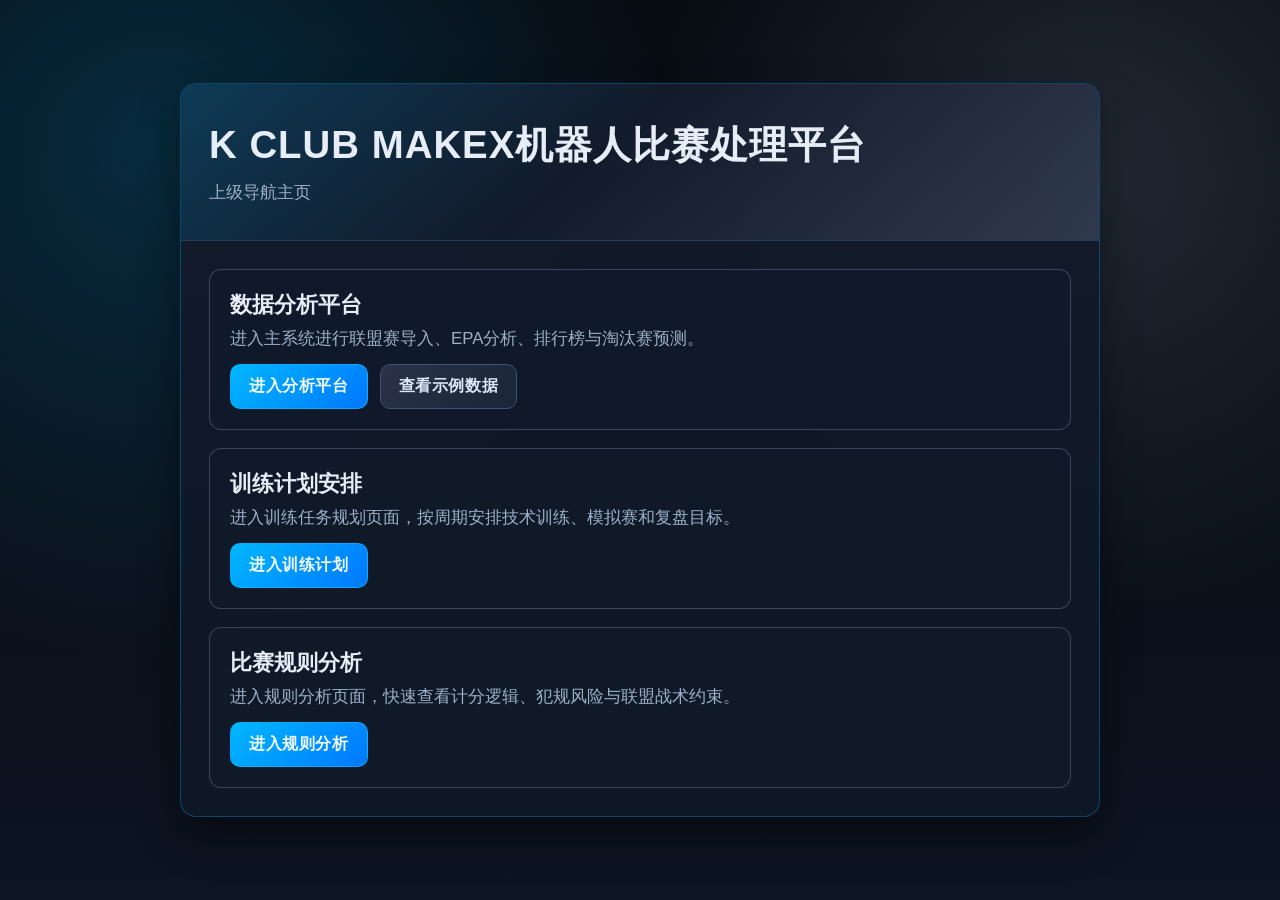
<file: index.html>
<!DOCTYPE html>
<html lang="zh-CN">
<head>
    <meta charset="UTF-8">
    <meta name="viewport" content="width=device-width, initial-scale=1.0">
    <title>K CLUB MakeX机器人比赛处理平台</title>
    <style>
        :root {
            --bg: #0a0f18;
            --panel: #121b2b;
            --line: #2a3b57;
            --text: #e6edf7;
            --muted: #9db0c7;
            --energy: #00b7ff;
            --steel: #a7b8d6;
        }

        * { box-sizing: border-box; }

        body {
            margin: 0;
            min-height: 100vh;
            font-family: "Rajdhani", "Segoe UI", sans-serif;
            color: var(--text);
            background:
                radial-gradient(circle at 12% 16%, rgba(0, 183, 255, 0.18), transparent 38%),
                radial-gradient(circle at 86% 18%, rgba(167, 184, 214, 0.16), transparent 34%),
                linear-gradient(180deg, #070b12 0%, #0a0f18 50%, #0d1422 100%);
            display: grid;
            place-items: center;
            padding: 24px;
        }

        .shell {
            width: min(920px, 100%);
            border: 1px solid rgba(0, 183, 255, 0.3);
            background: linear-gradient(180deg, rgba(18, 27, 43, 0.95), rgba(15, 23, 38, 0.95));
            border-radius: 16px;
            box-shadow: 0 20px 40px rgba(0, 0, 0, 0.45);
            overflow: hidden;
        }

        .hero {
            padding: 36px 28px;
            border-bottom: 1px solid var(--line);
            background: linear-gradient(140deg, rgba(0, 183, 255, 0.2), rgba(18, 27, 43, 0.9) 45%, rgba(167, 184, 214, 0.2));
        }

        h1 {
            margin: 0 0 10px;
            font-size: clamp(1.6rem, 3.2vw, 2.4rem);
            letter-spacing: 1px;
            text-transform: uppercase;
        }

        p {
            margin: 0;
            color: var(--muted);
            font-size: 1.05rem;
        }

        .content {
            padding: 28px;
            display: grid;
            gap: 18px;
        }

        .card {
            border: 1px solid rgba(167, 184, 214, 0.28);
            border-radius: 12px;
            background: rgba(17, 26, 42, 0.9);
            padding: 20px;
        }

        .card h2 {
            margin: 0 0 8px;
            font-size: 1.35rem;
        }

        .actions {
            margin-top: 14px;
            display: flex;
            gap: 12px;
            flex-wrap: wrap;
        }

        .btn {
            display: inline-block;
            padding: 11px 18px;
            border-radius: 10px;
            text-decoration: none;
            font-weight: 700;
            letter-spacing: 0.6px;
            border: 1px solid transparent;
        }

        .btn-primary {
            color: #f3fbff;
            background: linear-gradient(135deg, #00b7ff, #0077ff);
            border-color: rgba(0, 183, 255, 0.75);
        }

        .btn-secondary {
            color: #dbe8f8;
            background: linear-gradient(135deg, #2a3347, #1a2538);
            border-color: #405371;
        }

        ul {
            margin: 10px 0 0;
            padding-left: 18px;
            color: var(--muted);
        }
    </style>
</head>
<body>
    <main class="shell">
        <section class="hero">
            <h1>K CLUB MakeX机器人比赛处理平台</h1>
            <p>上级导航主页</p>
        </section>
        <section class="content">
            <article class="card">
                <h2>数据分析平台</h2>
                <p>进入主系统进行联盟赛导入、EPA分析、排行榜与淘汰赛预测。</p>
                <div class="actions">
                    <a class="btn btn-primary" href="analysis.html">进入分析平台</a>
                    <a class="btn btn-secondary" href="data/sample.json">查看示例数据</a>
                </div>
            </article>
            <article class="card">
                <h2>训练计划安排</h2>
                <p>进入训练任务规划页面，按周期安排技术训练、模拟赛和复盘目标。</p>
                <div class="actions">
                    <a class="btn btn-primary" href="training-plan.html">进入训练计划</a>
                </div>
            </article>
            <article class="card">
                <h2>比赛规则分析</h2>
                <p>进入规则分析页面，快速查看计分逻辑、犯规风险与联盟战术约束。</p>
                <div class="actions">
                    <a class="btn btn-primary" href="rules-analysis.html">进入规则分析</a>
                </div>
            </article>
        </section>
    </main>
</body>
</html>
</file>
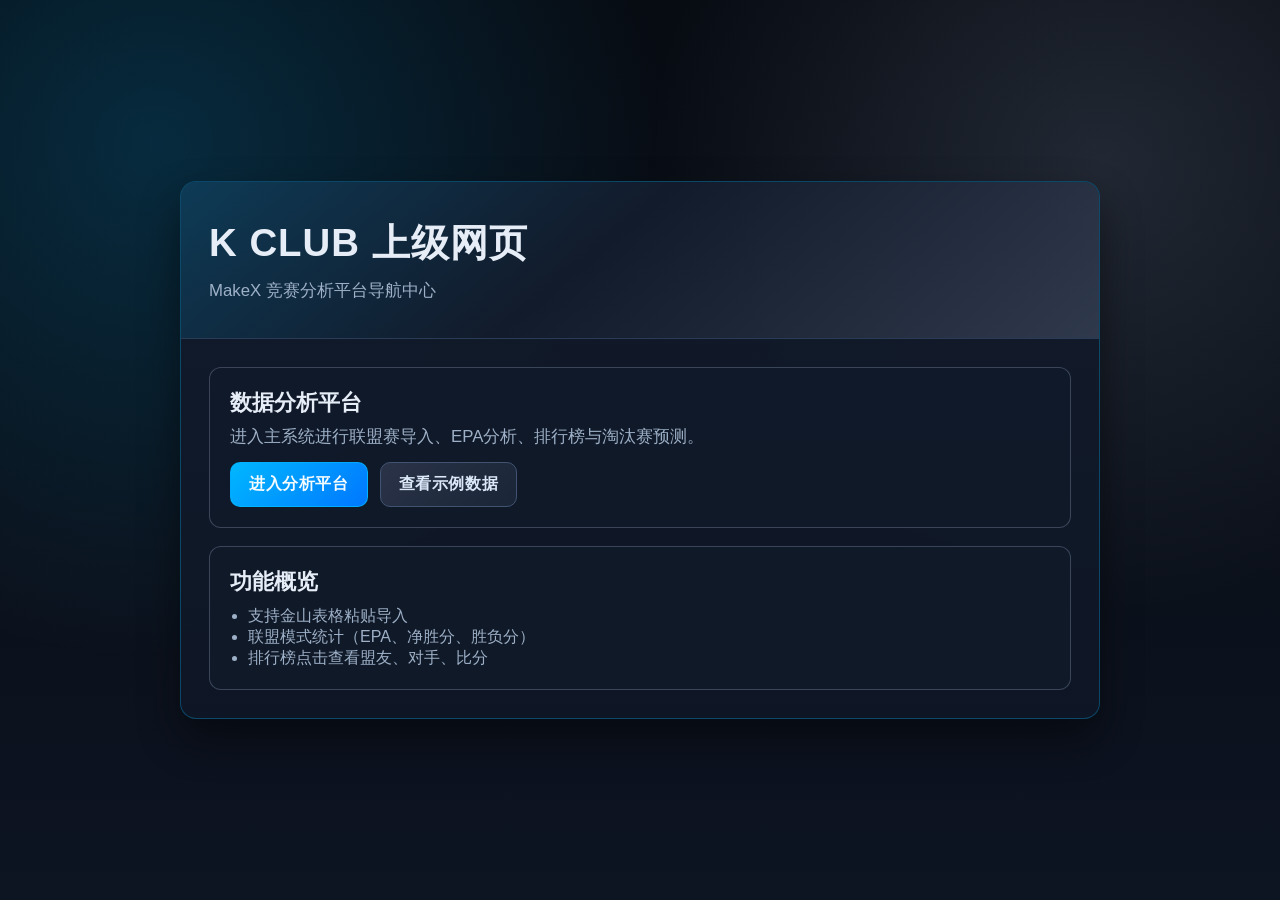
<file: home.html>
<!DOCTYPE html>
<html lang="zh-CN">
<head>
    <meta charset="UTF-8">
    <meta name="viewport" content="width=device-width, initial-scale=1.0">
    <title>K club 上级网页</title>
    <style>
        :root {
            --bg: #0a0f18;
            --panel: #121b2b;
            --line: #2a3b57;
            --text: #e6edf7;
            --muted: #9db0c7;
            --energy: #00b7ff;
            --steel: #a7b8d6;
        }

        * { box-sizing: border-box; }

        body {
            margin: 0;
            min-height: 100vh;
            font-family: "Rajdhani", "Segoe UI", sans-serif;
            color: var(--text);
            background:
                radial-gradient(circle at 12% 16%, rgba(0, 183, 255, 0.18), transparent 38%),
                radial-gradient(circle at 86% 18%, rgba(167, 184, 214, 0.16), transparent 34%),
                linear-gradient(180deg, #070b12 0%, #0a0f18 50%, #0d1422 100%);
            display: grid;
            place-items: center;
            padding: 24px;
        }

        .shell {
            width: min(920px, 100%);
            border: 1px solid rgba(0, 183, 255, 0.3);
            background: linear-gradient(180deg, rgba(18, 27, 43, 0.95), rgba(15, 23, 38, 0.95));
            border-radius: 16px;
            box-shadow: 0 20px 40px rgba(0, 0, 0, 0.45);
            overflow: hidden;
        }

        .hero {
            padding: 36px 28px;
            border-bottom: 1px solid var(--line);
            background: linear-gradient(140deg, rgba(0, 183, 255, 0.2), rgba(18, 27, 43, 0.9) 45%, rgba(167, 184, 214, 0.2));
        }

        h1 {
            margin: 0 0 10px;
            font-size: clamp(1.6rem, 3.2vw, 2.4rem);
            letter-spacing: 1px;
            text-transform: uppercase;
        }

        p {
            margin: 0;
            color: var(--muted);
            font-size: 1.05rem;
        }

        .content {
            padding: 28px;
            display: grid;
            gap: 18px;
        }

        .card {
            border: 1px solid rgba(167, 184, 214, 0.28);
            border-radius: 12px;
            background: rgba(17, 26, 42, 0.9);
            padding: 20px;
        }

        .card h2 {
            margin: 0 0 8px;
            font-size: 1.35rem;
        }

        .actions {
            margin-top: 14px;
            display: flex;
            gap: 12px;
            flex-wrap: wrap;
        }

        .btn {
            display: inline-block;
            padding: 11px 18px;
            border-radius: 10px;
            text-decoration: none;
            font-weight: 700;
            letter-spacing: 0.6px;
            border: 1px solid transparent;
        }

        .btn-primary {
            color: #f3fbff;
            background: linear-gradient(135deg, #00b7ff, #0077ff);
            border-color: rgba(0, 183, 255, 0.75);
        }

        .btn-secondary {
            color: #dbe8f8;
            background: linear-gradient(135deg, #2a3347, #1a2538);
            border-color: #405371;
        }

        ul {
            margin: 10px 0 0;
            padding-left: 18px;
            color: var(--muted);
        }
    </style>
</head>
<body>
    <main class="shell">
        <section class="hero">
            <h1>K club 上级网页</h1>
            <p>MakeX 竞赛分析平台导航中心</p>
        </section>
        <section class="content">
            <article class="card">
                <h2>数据分析平台</h2>
                <p>进入主系统进行联盟赛导入、EPA分析、排行榜与淘汰赛预测。</p>
                <div class="actions">
                    <a class="btn btn-primary" href="index.html">进入分析平台</a>
                    <a class="btn btn-secondary" href="data/sample.json">查看示例数据</a>
                </div>
            </article>
            <article class="card">
                <h2>功能概览</h2>
                <ul>
                    <li>支持金山表格粘贴导入</li>
                    <li>联盟模式统计（EPA、净胜分、胜负分）</li>
                    <li>排行榜点击查看盟友、对手、比分</li>
                </ul>
            </article>
        </section>
    </main>
</body>
</html>
</file>
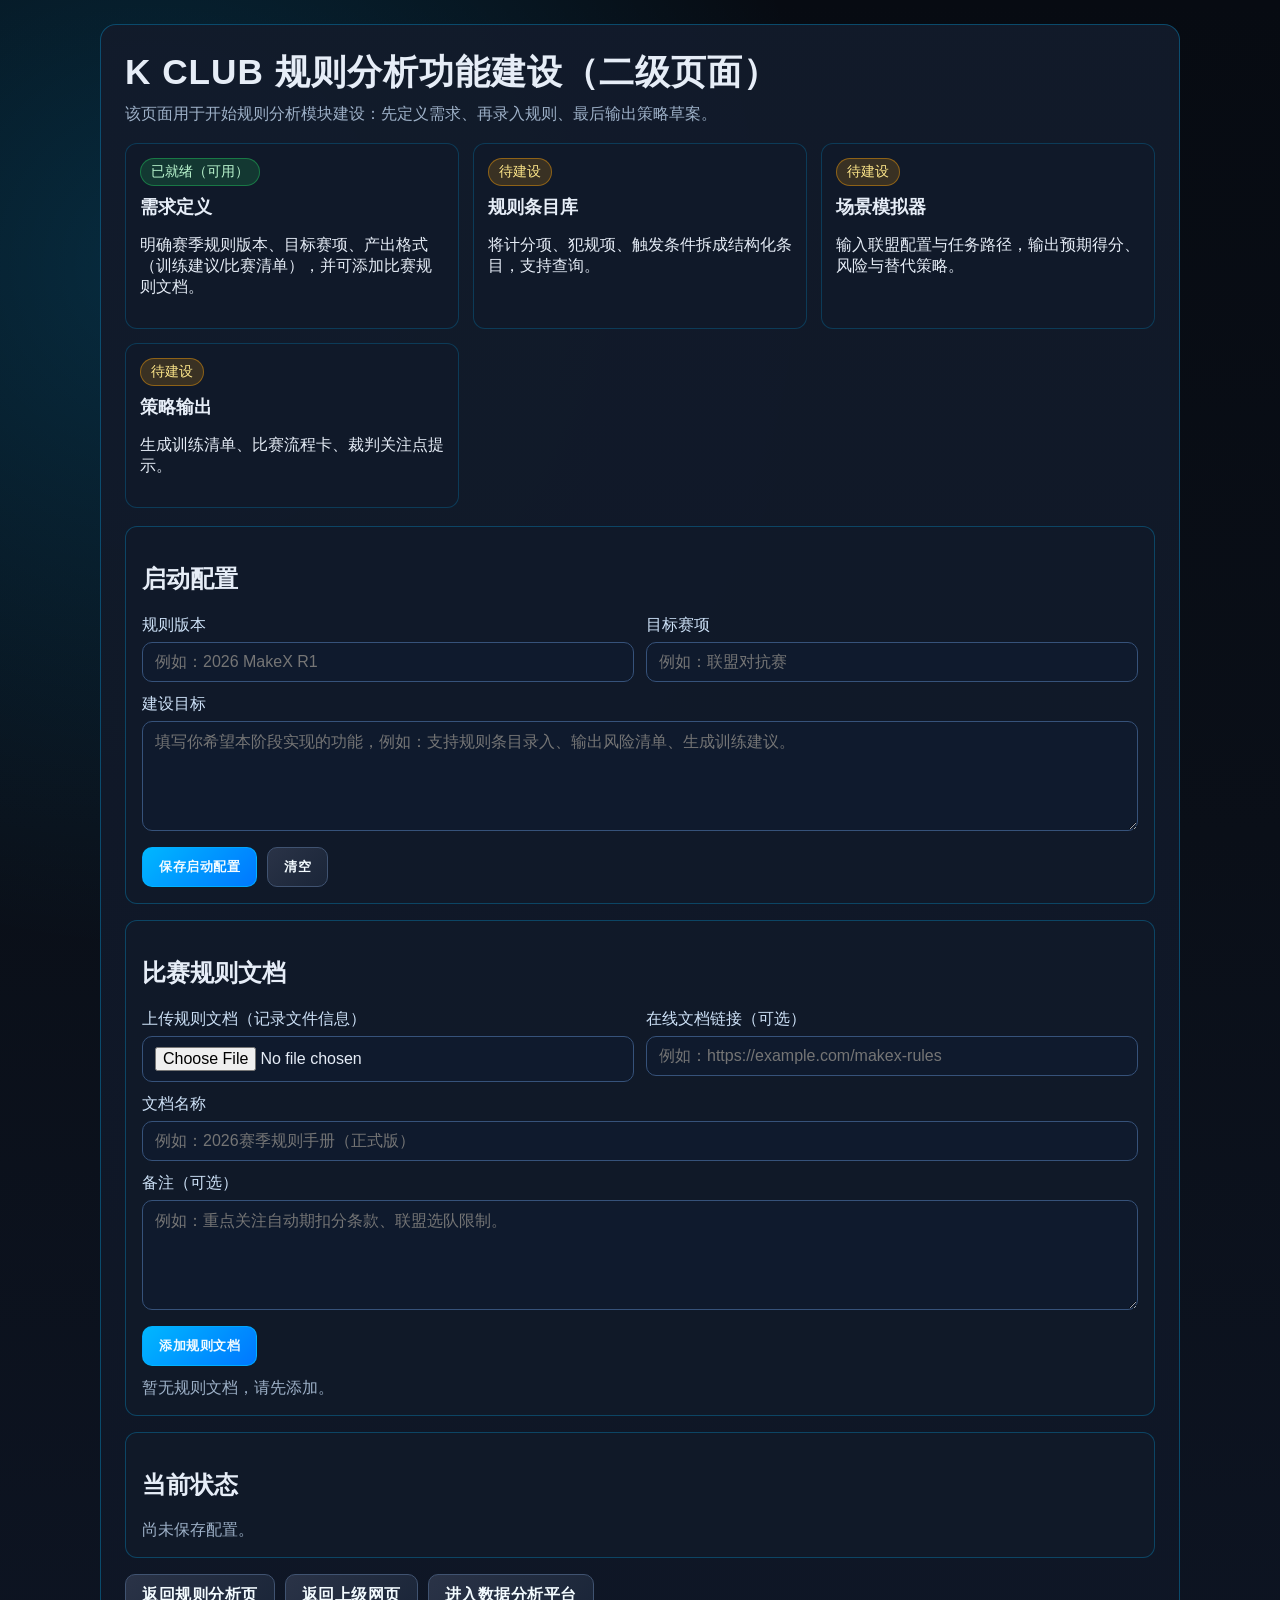
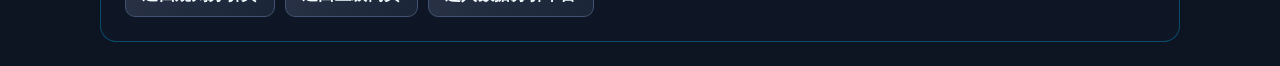
<file: rules-analysis-builder.html>
<!DOCTYPE html>
<html lang="zh-CN">
<head>
    <meta charset="UTF-8">
    <meta name="viewport" content="width=device-width, initial-scale=1.0">
    <title>K CLUB 规则分析功能建设</title>
    <style>
        :root {
            --bg: #0a0f18;
            --panel: #121b2b;
            --line: #2a3b57;
            --text: #e6edf7;
            --muted: #9db0c7;
            --energy: #00b7ff;
            --ok: #22c55e;
            --warn: #f59e0b;
        }
        * { box-sizing: border-box; }
        body {
            margin: 0;
            min-height: 100vh;
            font-family: "Rajdhani", "Segoe UI", sans-serif;
            color: var(--text);
            background:
                radial-gradient(circle at 12% 16%, rgba(0, 183, 255, 0.18), transparent 38%),
                linear-gradient(180deg, #070b12 0%, #0a0f18 50%, #0d1422 100%);
            padding: 24px;
        }
        .wrap {
            max-width: 1080px;
            margin: 0 auto;
            border: 1px solid rgba(0, 183, 255, 0.32);
            border-radius: 16px;
            background: linear-gradient(180deg, rgba(18, 27, 43, 0.96), rgba(15, 23, 38, 0.96));
            padding: 24px;
        }
        h1 {
            margin: 0 0 8px;
            font-size: clamp(1.5rem, 3vw, 2.2rem);
            letter-spacing: 1px;
        }
        .sub {
            margin: 0 0 18px;
            color: var(--muted);
        }
        .grid {
            display: grid;
            gap: 14px;
            grid-template-columns: repeat(auto-fit, minmax(260px, 1fr));
            margin-bottom: 18px;
        }
        .card {
            border: 1px solid rgba(0, 183, 255, 0.22);
            border-radius: 12px;
            padding: 14px;
            background: rgba(17, 26, 42, 0.88);
        }
        .card h2 {
            margin: 0 0 8px;
            font-size: 1.15rem;
        }
        .badge {
            display: inline-block;
            border-radius: 999px;
            font-size: 0.85rem;
            padding: 4px 10px;
            margin-bottom: 8px;
            border: 1px solid transparent;
        }
        .badge.todo {
            color: #fde68a;
            background: rgba(245, 158, 11, 0.18);
            border-color: rgba(245, 158, 11, 0.45);
        }
        .badge.ready {
            color: #bbf7d0;
            background: rgba(34, 197, 94, 0.18);
            border-color: rgba(34, 197, 94, 0.45);
        }
        .panel {
            border: 1px solid rgba(0, 183, 255, 0.28);
            border-radius: 12px;
            padding: 16px;
            background: rgba(17, 26, 42, 0.9);
            margin-bottom: 16px;
        }
        label {
            display: block;
            margin-bottom: 6px;
            color: #cde1f7;
        }
        textarea, input {
            width: 100%;
            background: #0f1a2d;
            color: #e6edf7;
            border: 1px solid #36527a;
            border-radius: 10px;
            padding: 10px 12px;
            font-size: 1rem;
        }
        textarea { min-height: 110px; resize: vertical; }
        .row {
            display: grid;
            gap: 12px;
            grid-template-columns: 1fr 1fr;
        }
        .actions {
            display: flex;
            flex-wrap: wrap;
            gap: 10px;
            margin-top: 12px;
        }
        .btn {
            display: inline-block;
            padding: 10px 16px;
            border-radius: 10px;
            text-decoration: none;
            font-weight: 700;
            letter-spacing: 0.5px;
            border: 1px solid rgba(0, 183, 255, 0.7);
            color: #f3fbff;
            background: linear-gradient(135deg, #00b7ff, #0077ff);
            cursor: pointer;
        }
        .btn.secondary {
            background: linear-gradient(135deg, #2a3347, #1a2538);
            border-color: #405371;
        }
        .doc-list {
            margin-top: 12px;
            display: grid;
            gap: 10px;
        }
        .doc-item {
            border: 1px solid rgba(0, 183, 255, 0.22);
            border-radius: 10px;
            padding: 10px 12px;
            background: rgba(15, 26, 45, 0.85);
        }
        .doc-title {
            font-weight: 700;
            margin-bottom: 4px;
        }
        .doc-meta {
            color: var(--muted);
            font-size: 0.9rem;
            margin-bottom: 8px;
            word-break: break-all;
        }
        .empty-tip {
            color: var(--muted);
            margin: 0;
        }
        @media (max-width: 768px) {
            .row { grid-template-columns: 1fr; }
        }
    </style>
</head>
<body>
    <main class="wrap">
        <h1>K CLUB 规则分析功能建设（二级页面）</h1>
        <p class="sub">该页面用于开始规则分析模块建设：先定义需求、再录入规则、最后输出策略草案。</p>

        <section class="grid">
            <article class="card">
                <span class="badge ready">已就绪（可用）</span>
                <h2>需求定义</h2>
                <p>明确赛季规则版本、目标赛项、产出格式（训练建议/比赛清单），并可添加比赛规则文档。</p>
            </article>
            <article class="card">
                <span class="badge todo">待建设</span>
                <h2>规则条目库</h2>
                <p>将计分项、犯规项、触发条件拆成结构化条目，支持查询。</p>
            </article>
            <article class="card">
                <span class="badge todo">待建设</span>
                <h2>场景模拟器</h2>
                <p>输入联盟配置与任务路径，输出预期得分、风险与替代策略。</p>
            </article>
            <article class="card">
                <span class="badge todo">待建设</span>
                <h2>策略输出</h2>
                <p>生成训练清单、比赛流程卡、裁判关注点提示。</p>
            </article>
        </section>

        <section class="panel">
            <h2>启动配置</h2>
            <div class="row">
                <div>
                    <label for="seasonRule">规则版本</label>
                    <input id="seasonRule" type="text" placeholder="例如：2026 MakeX R1" />
                </div>
                <div>
                    <label for="targetGame">目标赛项</label>
                    <input id="targetGame" type="text" placeholder="例如：联盟对抗赛" />
                </div>
            </div>
            <div style="margin-top: 12px;">
                <label for="goalText">建设目标</label>
                <textarea id="goalText" placeholder="填写你希望本阶段实现的功能，例如：支持规则条目录入、输出风险清单、生成训练建议。"></textarea>
            </div>
            <div class="actions">
                <button class="btn" id="saveConfigBtn" type="button">保存启动配置</button>
                <button class="btn secondary" id="clearConfigBtn" type="button">清空</button>
            </div>
        </section>

        <section class="panel">
            <h2>比赛规则文档</h2>
            <div class="row">
                <div>
                    <label for="ruleDocFile">上传规则文档（记录文件信息）</label>
                    <input id="ruleDocFile" type="file" accept=".pdf,.doc,.docx,.txt,.md,.png,.jpg,.jpeg" />
                </div>
                <div>
                    <label for="ruleDocLink">在线文档链接（可选）</label>
                    <input id="ruleDocLink" type="text" placeholder="例如：https://example.com/makex-rules" />
                </div>
            </div>
            <div style="margin-top: 12px;">
                <label for="ruleDocName">文档名称</label>
                <input id="ruleDocName" type="text" placeholder="例如：2026赛季规则手册（正式版）" />
            </div>
            <div style="margin-top: 12px;">
                <label for="ruleDocRemark">备注（可选）</label>
                <textarea id="ruleDocRemark" placeholder="例如：重点关注自动期扣分条款、联盟选队限制。"></textarea>
            </div>
            <div class="actions">
                <button class="btn" id="addRuleDocBtn" type="button">添加规则文档</button>
            </div>
            <div id="ruleDocList" class="doc-list">
                <p class="empty-tip">暂无规则文档，请先添加。</p>
            </div>
        </section>

        <section class="panel">
            <h2>当前状态</h2>
            <p id="statusText" style="color: var(--muted); margin: 0;">尚未保存配置。</p>
        </section>

        <div class="actions">
            <a class="btn secondary" href="rules-analysis.html">返回规则分析页</a>
            <a class="btn secondary" href="index.html">返回上级网页</a>
            <a class="btn secondary" href="analysis.html">进入数据分析平台</a>
        </div>
    </main>

    <script>
        const STORAGE_KEY = 'kclub_rules_builder_config';
        const RULE_DOCS_KEY = 'kclub_rules_documents';

        function loadRuleDocs() {
            const raw = localStorage.getItem(RULE_DOCS_KEY);
            if (!raw) return [];
            try {
                const docs = JSON.parse(raw);
                return Array.isArray(docs) ? docs : [];
            } catch (e) {
                return [];
            }
        }

        function saveRuleDocs(docs) {
            localStorage.setItem(RULE_DOCS_KEY, JSON.stringify(docs));
        }

        function renderRuleDocs() {
            const container = document.getElementById('ruleDocList');
            const docs = loadRuleDocs();
            if (!docs.length) {
                container.innerHTML = '<p class="empty-tip">暂无规则文档，请先添加。</p>';
                return;
            }

            container.innerHTML = docs.map((doc, idx) => {
                const sourceText = doc.link
                    ? `在线文档：${doc.link}`
                    : `本地文件：${doc.fileName || '未命名文件'}${doc.fileSize ? ` (${doc.fileSize})` : ''}`;

                return `
                    <div class="doc-item">
                        <div class="doc-title">${doc.name || '未命名文档'}</div>
                        <div class="doc-meta">${sourceText}</div>
                        <div class="doc-meta">备注：${doc.remark || '无'}</div>
                        <div class="doc-meta">添加时间：${doc.createdAt || '-'}</div>
                        <button class="btn secondary" type="button" onclick="removeRuleDoc(${idx})">删除</button>
                    </div>
                `;
            }).join('');
        }

        function formatFileSize(size) {
            if (!size && size !== 0) return '';
            if (size < 1024) return `${size} B`;
            if (size < 1024 * 1024) return `${(size / 1024).toFixed(1)} KB`;
            return `${(size / (1024 * 1024)).toFixed(1)} MB`;
        }

        function addRuleDoc() {
            const fileEl = document.getElementById('ruleDocFile');
            const linkEl = document.getElementById('ruleDocLink');
            const nameEl = document.getElementById('ruleDocName');
            const remarkEl = document.getElementById('ruleDocRemark');

            const file = fileEl.files && fileEl.files[0] ? fileEl.files[0] : null;
            const link = linkEl.value.trim();
            const name = nameEl.value.trim() || (file ? file.name : (link ? '在线规则文档' : ''));
            const remark = remarkEl.value.trim();

            if (!file && !link) {
                document.getElementById('statusText').textContent = '请上传文档文件或填写在线链接。';
                return;
            }

            const docs = loadRuleDocs();
            docs.unshift({
                name,
                remark,
                link,
                fileName: file ? file.name : '',
                fileType: file ? (file.type || '') : '',
                fileSize: file ? formatFileSize(file.size) : '',
                createdAt: new Date().toLocaleString('zh-CN')
            });

            saveRuleDocs(docs);
            fileEl.value = '';
            linkEl.value = '';
            nameEl.value = '';
            remarkEl.value = '';
            renderRuleDocs();
            document.getElementById('statusText').textContent = '规则文档已添加。';
        }

        function removeRuleDoc(index) {
            const docs = loadRuleDocs();
            docs.splice(index, 1);
            saveRuleDocs(docs);
            renderRuleDocs();
            document.getElementById('statusText').textContent = '规则文档已删除。';
        }

        window.removeRuleDoc = removeRuleDoc;

        function loadConfig() {
            const raw = localStorage.getItem(STORAGE_KEY);
            if (!raw) return;
            try {
                const data = JSON.parse(raw);
                document.getElementById('seasonRule').value = data.seasonRule || '';
                document.getElementById('targetGame').value = data.targetGame || '';
                document.getElementById('goalText').value = data.goalText || '';
                document.getElementById('statusText').textContent = `已加载配置：${data.seasonRule || '未命名版本'} / ${data.targetGame || '未定义赛项'}`;
            } catch (e) {
                document.getElementById('statusText').textContent = '配置读取失败，请重新填写。';
            }
        }

        function saveConfig() {
            const payload = {
                seasonRule: document.getElementById('seasonRule').value.trim(),
                targetGame: document.getElementById('targetGame').value.trim(),
                goalText: document.getElementById('goalText').value.trim(),
                updatedAt: new Date().toISOString()
            };
            localStorage.setItem(STORAGE_KEY, JSON.stringify(payload));
            document.getElementById('statusText').textContent = `已保存配置：${payload.seasonRule || '未命名版本'} / ${payload.targetGame || '未定义赛项'}`;
        }

        function clearConfig() {
            localStorage.removeItem(STORAGE_KEY);
            document.getElementById('seasonRule').value = '';
            document.getElementById('targetGame').value = '';
            document.getElementById('goalText').value = '';
            document.getElementById('statusText').textContent = '配置已清空。';
        }

        document.getElementById('saveConfigBtn').addEventListener('click', saveConfig);
        document.getElementById('clearConfigBtn').addEventListener('click', clearConfig);
        document.getElementById('addRuleDocBtn').addEventListener('click', addRuleDoc);
        loadConfig();
        renderRuleDocs();
    </script>
</body>
</html>
</file>
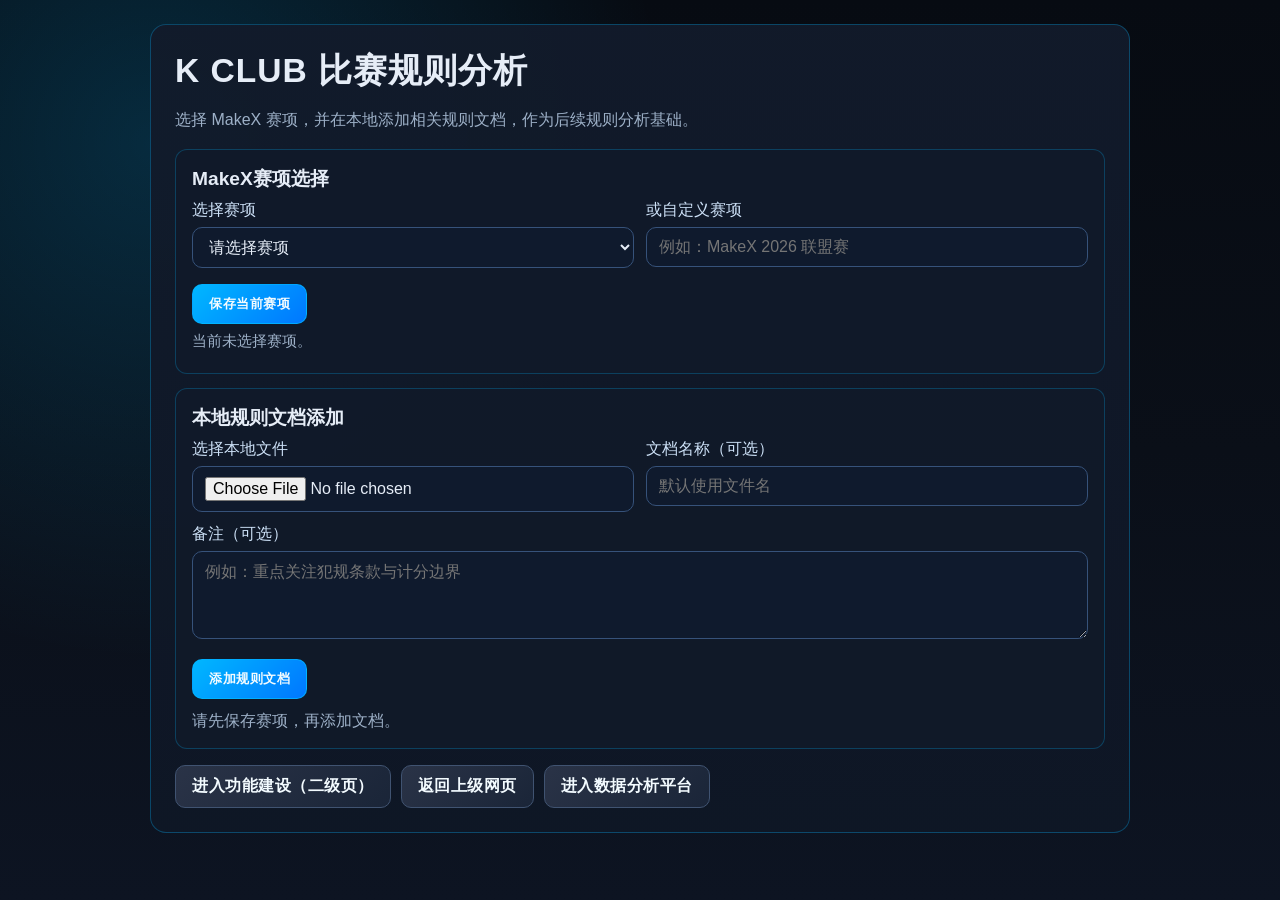
<file: rules-analysis.html>
<!DOCTYPE html>
<html lang="zh-CN">
<head>
    <meta charset="UTF-8">
    <meta name="viewport" content="width=device-width, initial-scale=1.0">
    <title>K CLUB 比赛规则分析</title>
    <style>
        :root {
            --bg: #0a0f18;
            --panel: #121b2b;
            --line: #2a3b57;
            --text: #e6edf7;
            --muted: #9db0c7;
            --energy: #00b7ff;
        }
        * { box-sizing: border-box; }
        body {
            margin: 0;
            min-height: 100vh;
            font-family: "Rajdhani", "Segoe UI", sans-serif;
            color: var(--text);
            background:
                radial-gradient(circle at 12% 16%, rgba(0, 183, 255, 0.18), transparent 38%),
                linear-gradient(180deg, #070b12 0%, #0a0f18 50%, #0d1422 100%);
            padding: 24px;
        }
        .wrap {
            max-width: 980px;
            margin: 0 auto;
            background: linear-gradient(180deg, rgba(18, 27, 43, 0.95), rgba(15, 23, 38, 0.95));
            border: 1px solid rgba(0, 183, 255, 0.3);
            border-radius: 16px;
            padding: 24px;
        }
        h1 {
            margin: 0 0 8px;
            font-size: clamp(1.5rem, 3vw, 2.1rem);
            letter-spacing: 1px;
        }
        .sub {
            color: var(--muted);
            margin-bottom: 18px;
        }
        .grid {
            display: grid;
            gap: 14px;
        }
        .row {
            display: grid;
            gap: 12px;
            grid-template-columns: 1fr 1fr;
        }
        .card {
            border: 1px solid rgba(0, 183, 255, 0.25);
            border-radius: 12px;
            padding: 16px;
            background: rgba(17, 26, 42, 0.9);
        }
        .card h2 {
            margin: 0 0 8px;
            font-size: 1.2rem;
        }
        .card ul {
            margin: 0;
            padding-left: 18px;
            color: var(--muted);
        }
        .actions {
            margin-top: 16px;
            display: flex;
            gap: 10px;
            flex-wrap: wrap;
        }
        .doc-list {
            margin-top: 12px;
            display: grid;
            gap: 10px;
        }
        .doc-item {
            border: 1px solid rgba(0, 183, 255, 0.25);
            border-radius: 10px;
            padding: 10px 12px;
            background: rgba(15, 26, 45, 0.85);
        }
        .doc-title {
            font-weight: 700;
            margin-bottom: 4px;
        }
        .doc-meta {
            color: var(--muted);
            font-size: 0.92rem;
            margin-bottom: 6px;
        }
        label {
            display: block;
            margin-bottom: 6px;
            color: #cde1f7;
        }
        input, select, textarea {
            width: 100%;
            background: #0f1a2d;
            color: #e6edf7;
            border: 1px solid #36527a;
            border-radius: 10px;
            padding: 10px 12px;
            font-size: 1rem;
        }
        textarea { min-height: 88px; resize: vertical; }
        .empty-tip {
            color: var(--muted);
            margin: 0;
        }
        .btn {
            display: inline-block;
            padding: 10px 16px;
            border-radius: 10px;
            text-decoration: none;
            font-weight: 700;
            letter-spacing: 0.5px;
            border: 1px solid rgba(0, 183, 255, 0.7);
            color: #f3fbff;
            background: linear-gradient(135deg, #00b7ff, #0077ff);
        }
        .btn.secondary {
            background: linear-gradient(135deg, #2a3347, #1a2538);
            border-color: #405371;
        }
        @media (max-width: 768px) {
            .row { grid-template-columns: 1fr; }
        }
    </style>
</head>
<body>
    <main class="wrap">
        <h1>K CLUB 比赛规则分析</h1>
        <p class="sub">选择 MakeX 赛项，并在本地添加相关规则文档，作为后续规则分析基础。</p>

        <section class="card">
            <h2>MakeX赛项选择</h2>
            <div class="row">
                <div>
                    <label for="eventSelect">选择赛项</label>
                    <select id="eventSelect">
                        <option value="">请选择赛项</option>
                        <option value="MakeX Starter">MakeX Starter</option>
                        <option value="MakeX Challenge">MakeX Challenge</option>
                        <option value="MakeX Explorer">MakeX Explorer</option>
                        <option value="MakeX Inspire">MakeX Inspire</option>
                    </select>
                </div>
                <div>
                    <label for="customEventInput">或自定义赛项</label>
                    <input id="customEventInput" type="text" placeholder="例如：MakeX 2026 联盟赛" />
                </div>
            </div>
            <div class="actions">
                <button class="btn" type="button" id="saveEventBtn">保存当前赛项</button>
            </div>
            <p id="selectedEventText" class="doc-meta" style="margin-top: 8px;">当前未选择赛项。</p>
        </section>

        <section class="card" style="margin-top: 14px;">
            <h2>本地规则文档添加</h2>
            <div class="row">
                <div>
                    <label for="ruleFileInput">选择本地文件</label>
                    <input id="ruleFileInput" type="file" accept=".pdf,.doc,.docx,.txt,.md,.png,.jpg,.jpeg" />
                </div>
                <div>
                    <label for="ruleDocName">文档名称（可选）</label>
                    <input id="ruleDocName" type="text" placeholder="默认使用文件名" />
                </div>
            </div>
            <div style="margin-top: 12px;">
                <label for="ruleDocRemark">备注（可选）</label>
                <textarea id="ruleDocRemark" placeholder="例如：重点关注犯规条款与计分边界"></textarea>
            </div>
            <div class="actions">
                <button class="btn" type="button" id="addRuleDocBtn">添加规则文档</button>
            </div>
            <div id="docList" class="doc-list">
                <p class="empty-tip">暂无文档，请先选择赛项并添加本地规则文档。</p>
            </div>
        </section>

        <div class="actions">
            <a class="btn secondary" href="rules-analysis-builder.html">进入功能建设（二级页）</a>
            <a class="btn secondary" href="index.html">返回上级网页</a>
            <a class="btn secondary" href="analysis.html">进入数据分析平台</a>
        </div>
    </main>

    <script>
        const EVENT_KEY = 'kclub_selected_event';
        const DOC_KEY = 'kclub_event_rule_docs';

        function getSelectedEvent() {
            return localStorage.getItem(EVENT_KEY) || '';
        }

        function setSelectedEvent(name) {
            localStorage.setItem(EVENT_KEY, name);
        }

        function getDocs() {
            const raw = localStorage.getItem(DOC_KEY);
            if (!raw) return [];
            try {
                const parsed = JSON.parse(raw);
                return Array.isArray(parsed) ? parsed : [];
            } catch (_) {
                return [];
            }
        }

        function saveDocs(docs) {
            localStorage.setItem(DOC_KEY, JSON.stringify(docs));
        }

        function formatFileSize(size) {
            if (size < 1024) return `${size} B`;
            if (size < 1024 * 1024) return `${(size / 1024).toFixed(1)} KB`;
            return `${(size / (1024 * 1024)).toFixed(1)} MB`;
        }

        function renderEvent() {
            const current = getSelectedEvent();
            document.getElementById('selectedEventText').textContent = current
                ? `当前赛项：${current}`
                : '当前未选择赛项。';
        }

        function renderDocs() {
            const current = getSelectedEvent();
            const listEl = document.getElementById('docList');
            const docs = getDocs().filter((d) => d.eventName === current);

            if (!current) {
                listEl.innerHTML = '<p class="empty-tip">请先保存赛项，再添加文档。</p>';
                return;
            }

            if (!docs.length) {
                listEl.innerHTML = `<p class="empty-tip">赛项 ${current} 暂无规则文档。</p>`;
                return;
            }

            listEl.innerHTML = docs.map((doc) => `
                <div class="doc-item">
                    <div class="doc-title">${doc.docName}</div>
                    <div class="doc-meta">文件：${doc.fileName} (${doc.fileSize})</div>
                    <div class="doc-meta">备注：${doc.remark || '无'}</div>
                    <div class="doc-meta">添加时间：${doc.createdAt}</div>
                    <button class="btn secondary" type="button" onclick="removeDoc('${doc.id}')">删除</button>
                </div>
            `).join('');
        }

        function saveEventFromInputs() {
            const selectVal = document.getElementById('eventSelect').value.trim();
            const customVal = document.getElementById('customEventInput').value.trim();
            const finalName = customVal || selectVal;
            if (!finalName) {
                document.getElementById('selectedEventText').textContent = '请先选择或输入赛项名称。';
                return;
            }
            setSelectedEvent(finalName);
            renderEvent();
            renderDocs();
        }

        function addRuleDoc() {
            const current = getSelectedEvent();
            if (!current) {
                document.getElementById('selectedEventText').textContent = '请先保存赛项，再添加文档。';
                return;
            }

            const fileInput = document.getElementById('ruleFileInput');
            const file = fileInput.files && fileInput.files[0] ? fileInput.files[0] : null;
            if (!file) {
                document.getElementById('selectedEventText').textContent = '请选择本地规则文档文件。';
                return;
            }

            const docNameInput = document.getElementById('ruleDocName').value.trim();
            const remark = document.getElementById('ruleDocRemark').value.trim();

            const docs = getDocs();
            docs.unshift({
                id: `${Date.now()}_${Math.random().toString(16).slice(2, 8)}`,
                eventName: current,
                docName: docNameInput || file.name,
                fileName: file.name,
                fileType: file.type || '',
                fileSize: formatFileSize(file.size || 0),
                remark,
                createdAt: new Date().toLocaleString('zh-CN')
            });

            saveDocs(docs);
            fileInput.value = '';
            document.getElementById('ruleDocName').value = '';
            document.getElementById('ruleDocRemark').value = '';
            renderDocs();
        }

        function removeDoc(id) {
            const docs = getDocs().filter((d) => d.id !== id);
            saveDocs(docs);
            renderDocs();
        }

        window.removeDoc = removeDoc;

        (function init() {
            const current = getSelectedEvent();
            if (current) {
                document.getElementById('customEventInput').value = current;
            }
            document.getElementById('saveEventBtn').addEventListener('click', saveEventFromInputs);
            document.getElementById('addRuleDocBtn').addEventListener('click', addRuleDoc);
            renderEvent();
            renderDocs();
        })();
    </script>
</body>
</html>
</file>
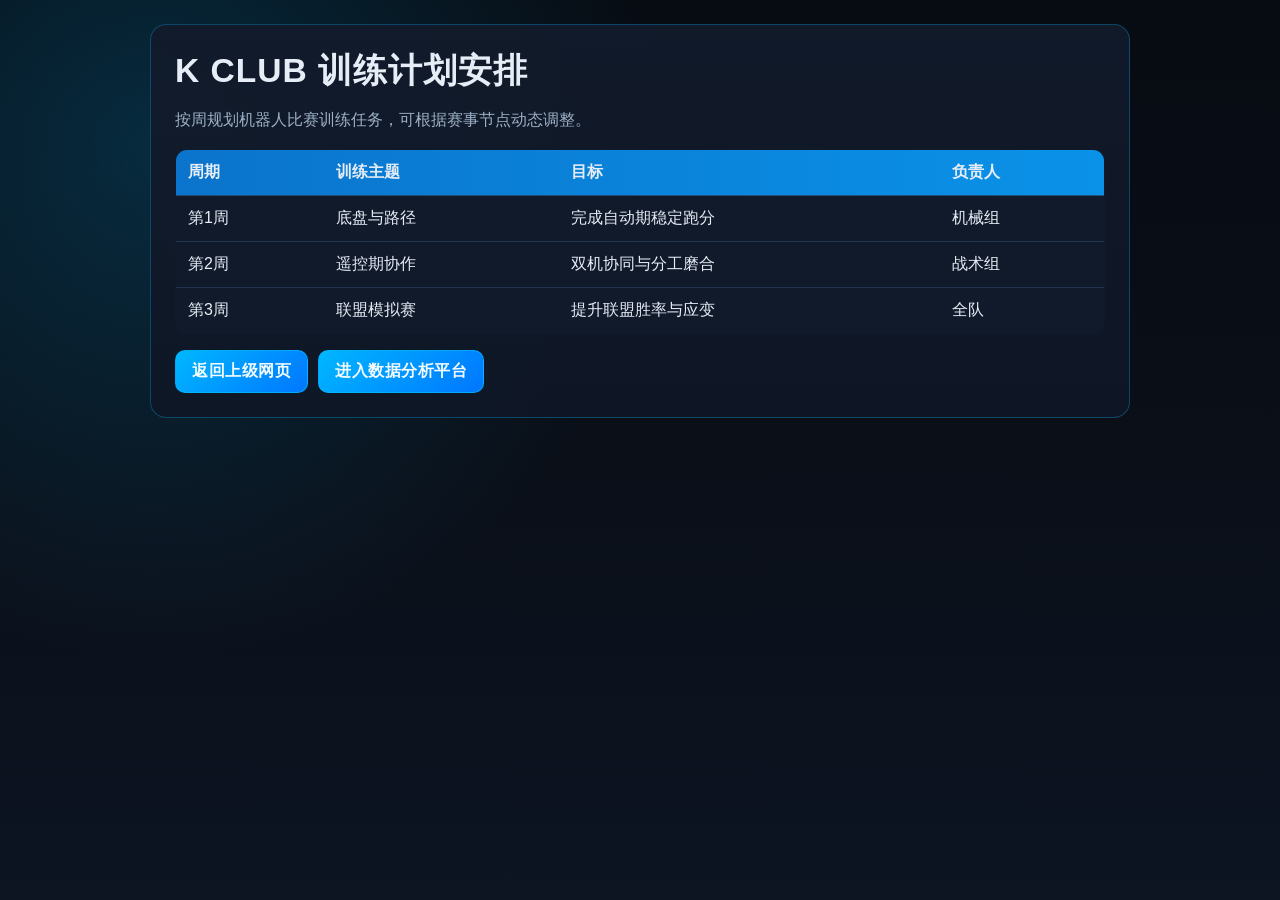
<file: training-plan.html>
<!DOCTYPE html>
<html lang="zh-CN">
<head>
    <meta charset="UTF-8">
    <meta name="viewport" content="width=device-width, initial-scale=1.0">
    <title>K CLUB 训练计划安排</title>
    <style>
        :root {
            --bg: #0a0f18;
            --panel: #121b2b;
            --line: #2a3b57;
            --text: #e6edf7;
            --muted: #9db0c7;
            --energy: #00b7ff;
        }
        * { box-sizing: border-box; }
        body {
            margin: 0;
            min-height: 100vh;
            font-family: "Rajdhani", "Segoe UI", sans-serif;
            color: var(--text);
            background:
                radial-gradient(circle at 12% 16%, rgba(0, 183, 255, 0.18), transparent 38%),
                linear-gradient(180deg, #070b12 0%, #0a0f18 50%, #0d1422 100%);
            padding: 24px;
        }
        .wrap {
            max-width: 980px;
            margin: 0 auto;
            background: linear-gradient(180deg, rgba(18, 27, 43, 0.95), rgba(15, 23, 38, 0.95));
            border: 1px solid rgba(0, 183, 255, 0.3);
            border-radius: 16px;
            padding: 24px;
        }
        h1 {
            margin: 0 0 8px;
            font-size: clamp(1.5rem, 3vw, 2.1rem);
            letter-spacing: 1px;
        }
        .sub {
            color: var(--muted);
            margin-bottom: 18px;
        }
        table {
            width: 100%;
            border-collapse: collapse;
            overflow: hidden;
            border-radius: 12px;
            border: 1px solid rgba(0, 183, 255, 0.28);
            background: #111a2a;
        }
        thead {
            background: linear-gradient(90deg, #0b74cc, #0a92e8);
        }
        th, td {
            padding: 12px;
            text-align: left;
            border-bottom: 1px solid rgba(42, 59, 87, 0.75);
        }
        .actions {
            margin-top: 16px;
            display: flex;
            gap: 10px;
            flex-wrap: wrap;
        }
        .btn {
            display: inline-block;
            padding: 10px 16px;
            border-radius: 10px;
            text-decoration: none;
            font-weight: 700;
            letter-spacing: 0.5px;
            border: 1px solid rgba(0, 183, 255, 0.7);
            color: #f3fbff;
            background: linear-gradient(135deg, #00b7ff, #0077ff);
        }
    </style>
</head>
<body>
    <main class="wrap">
        <h1>K CLUB 训练计划安排</h1>
        <p class="sub">按周规划机器人比赛训练任务，可根据赛事节点动态调整。</p>
        <table>
            <thead>
                <tr>
                    <th>周期</th>
                    <th>训练主题</th>
                    <th>目标</th>
                    <th>负责人</th>
                </tr>
            </thead>
            <tbody>
                <tr>
                    <td>第1周</td>
                    <td>底盘与路径</td>
                    <td>完成自动期稳定跑分</td>
                    <td>机械组</td>
                </tr>
                <tr>
                    <td>第2周</td>
                    <td>遥控期协作</td>
                    <td>双机协同与分工磨合</td>
                    <td>战术组</td>
                </tr>
                <tr>
                    <td>第3周</td>
                    <td>联盟模拟赛</td>
                    <td>提升联盟胜率与应变</td>
                    <td>全队</td>
                </tr>
            </tbody>
        </table>
        <div class="actions">
            <a class="btn" href="index.html">返回上级网页</a>
            <a class="btn" href="analysis.html">进入数据分析平台</a>
        </div>
    </main>
</body>
</html>
</file>
